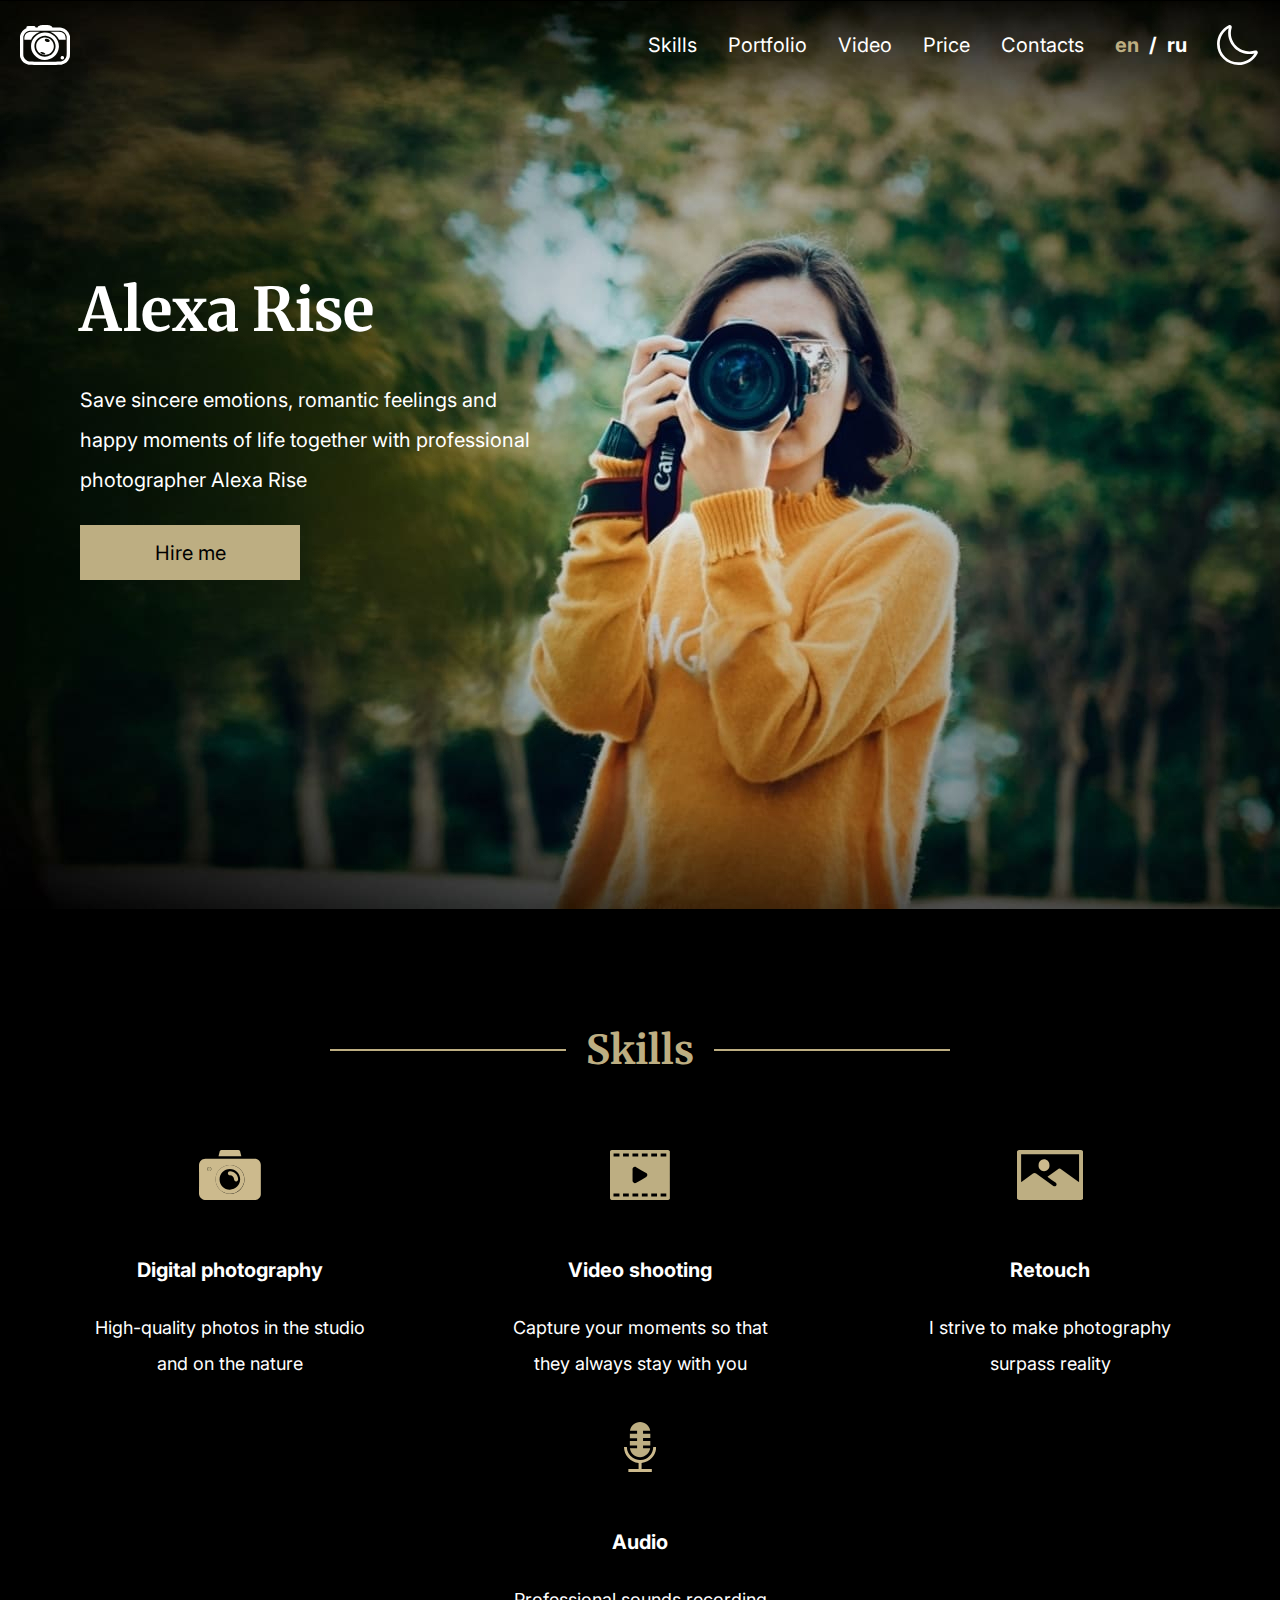
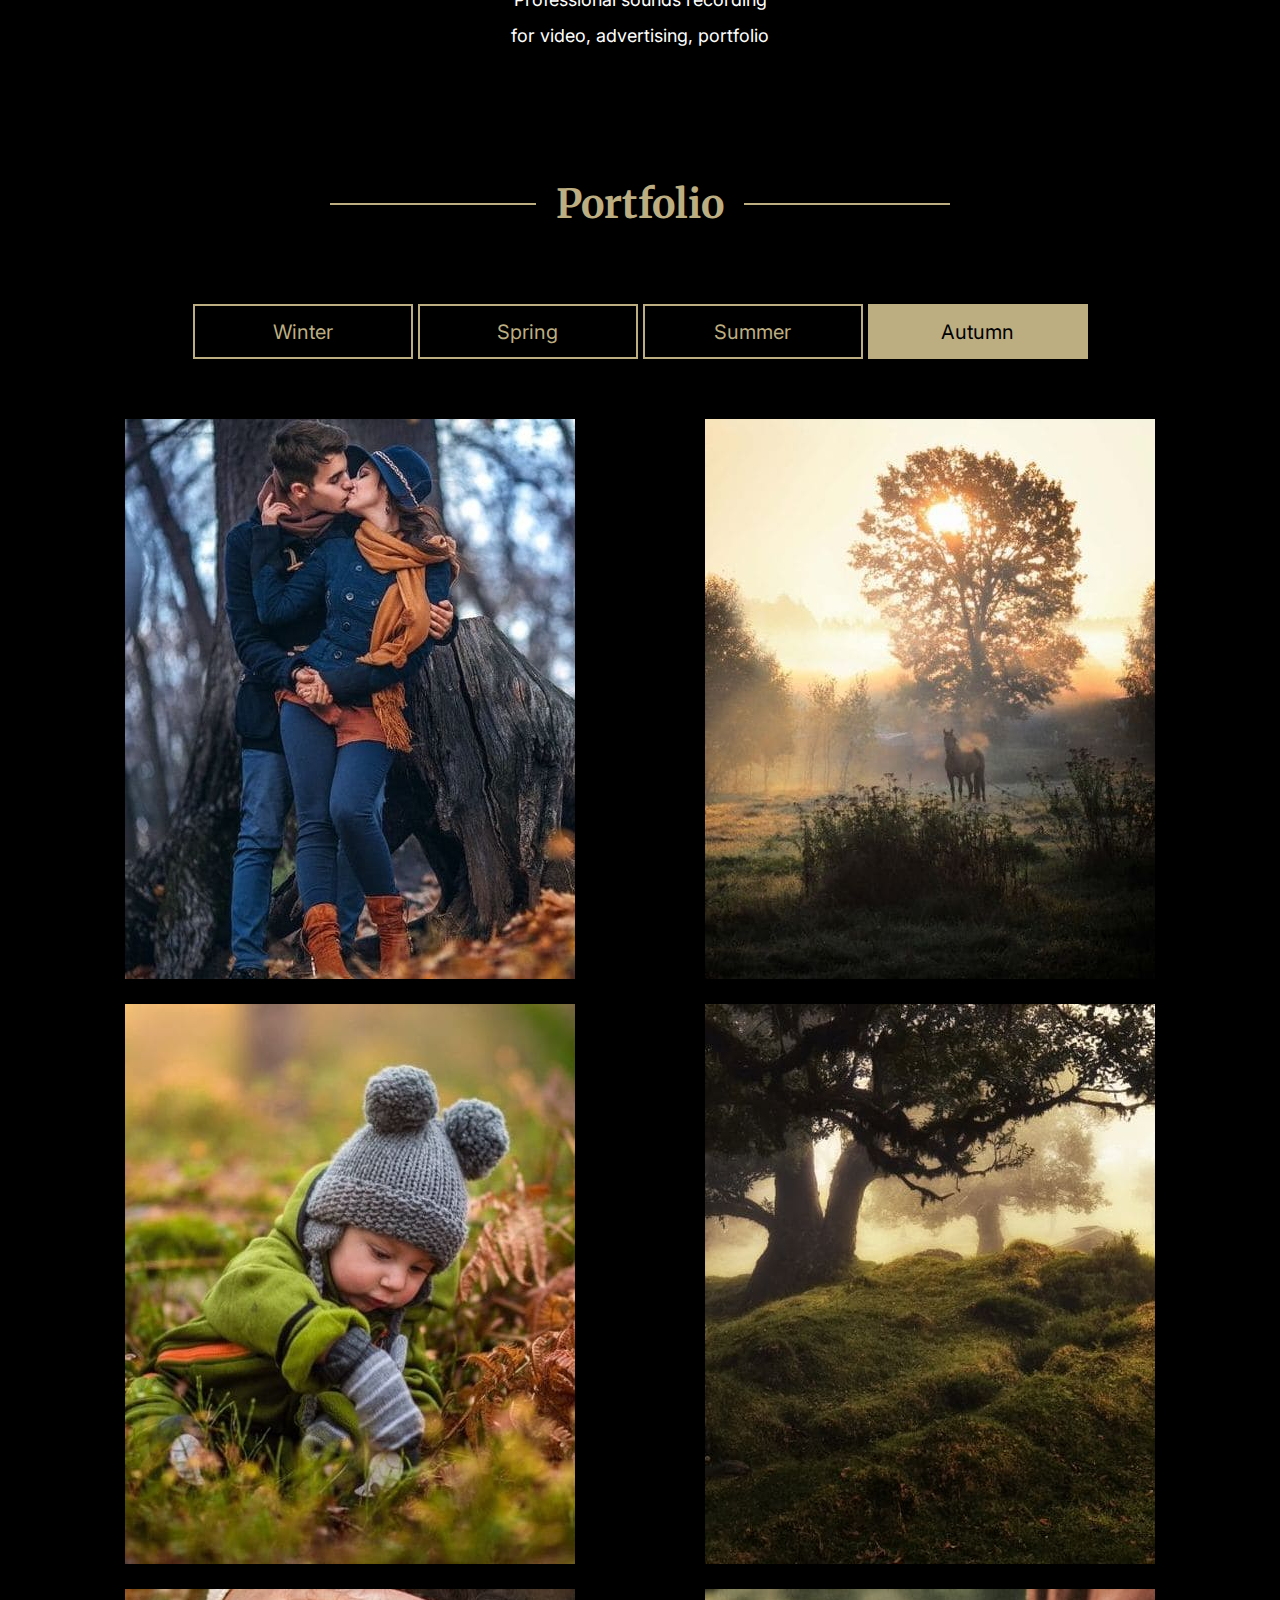
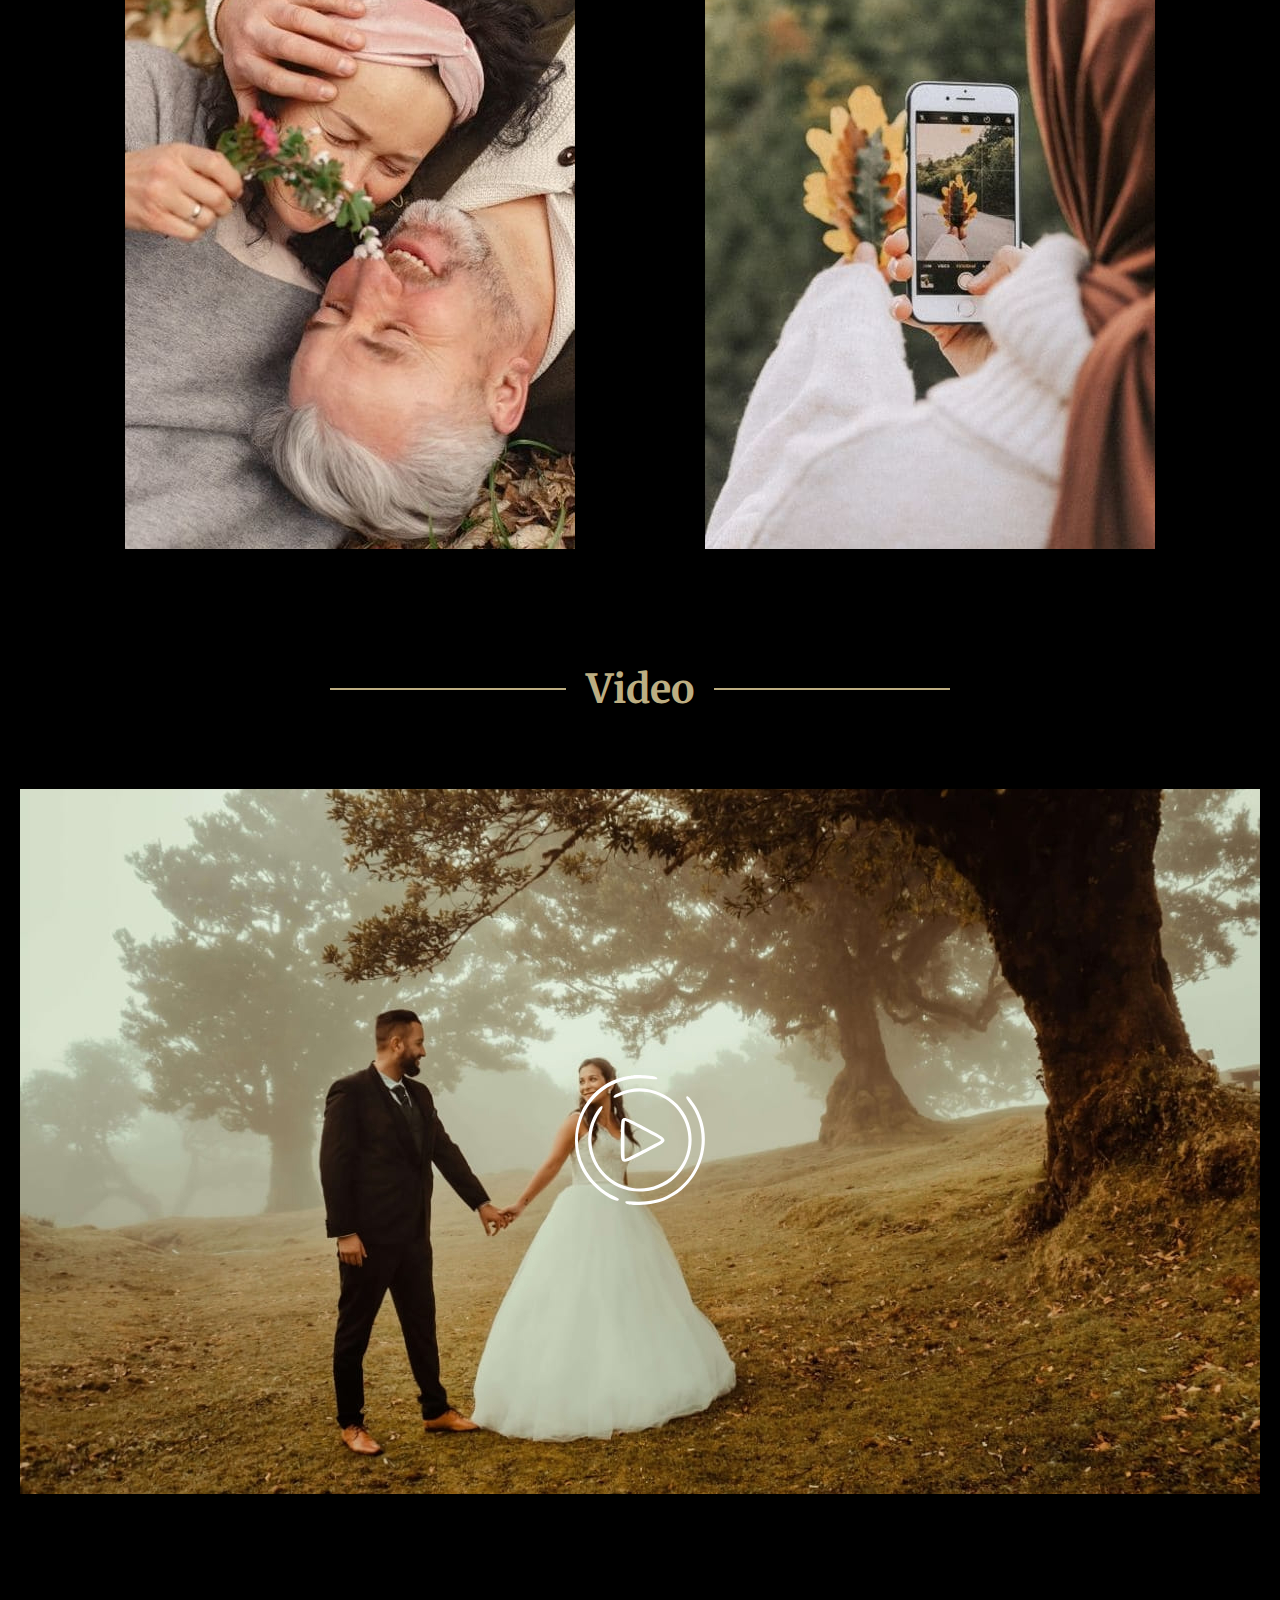
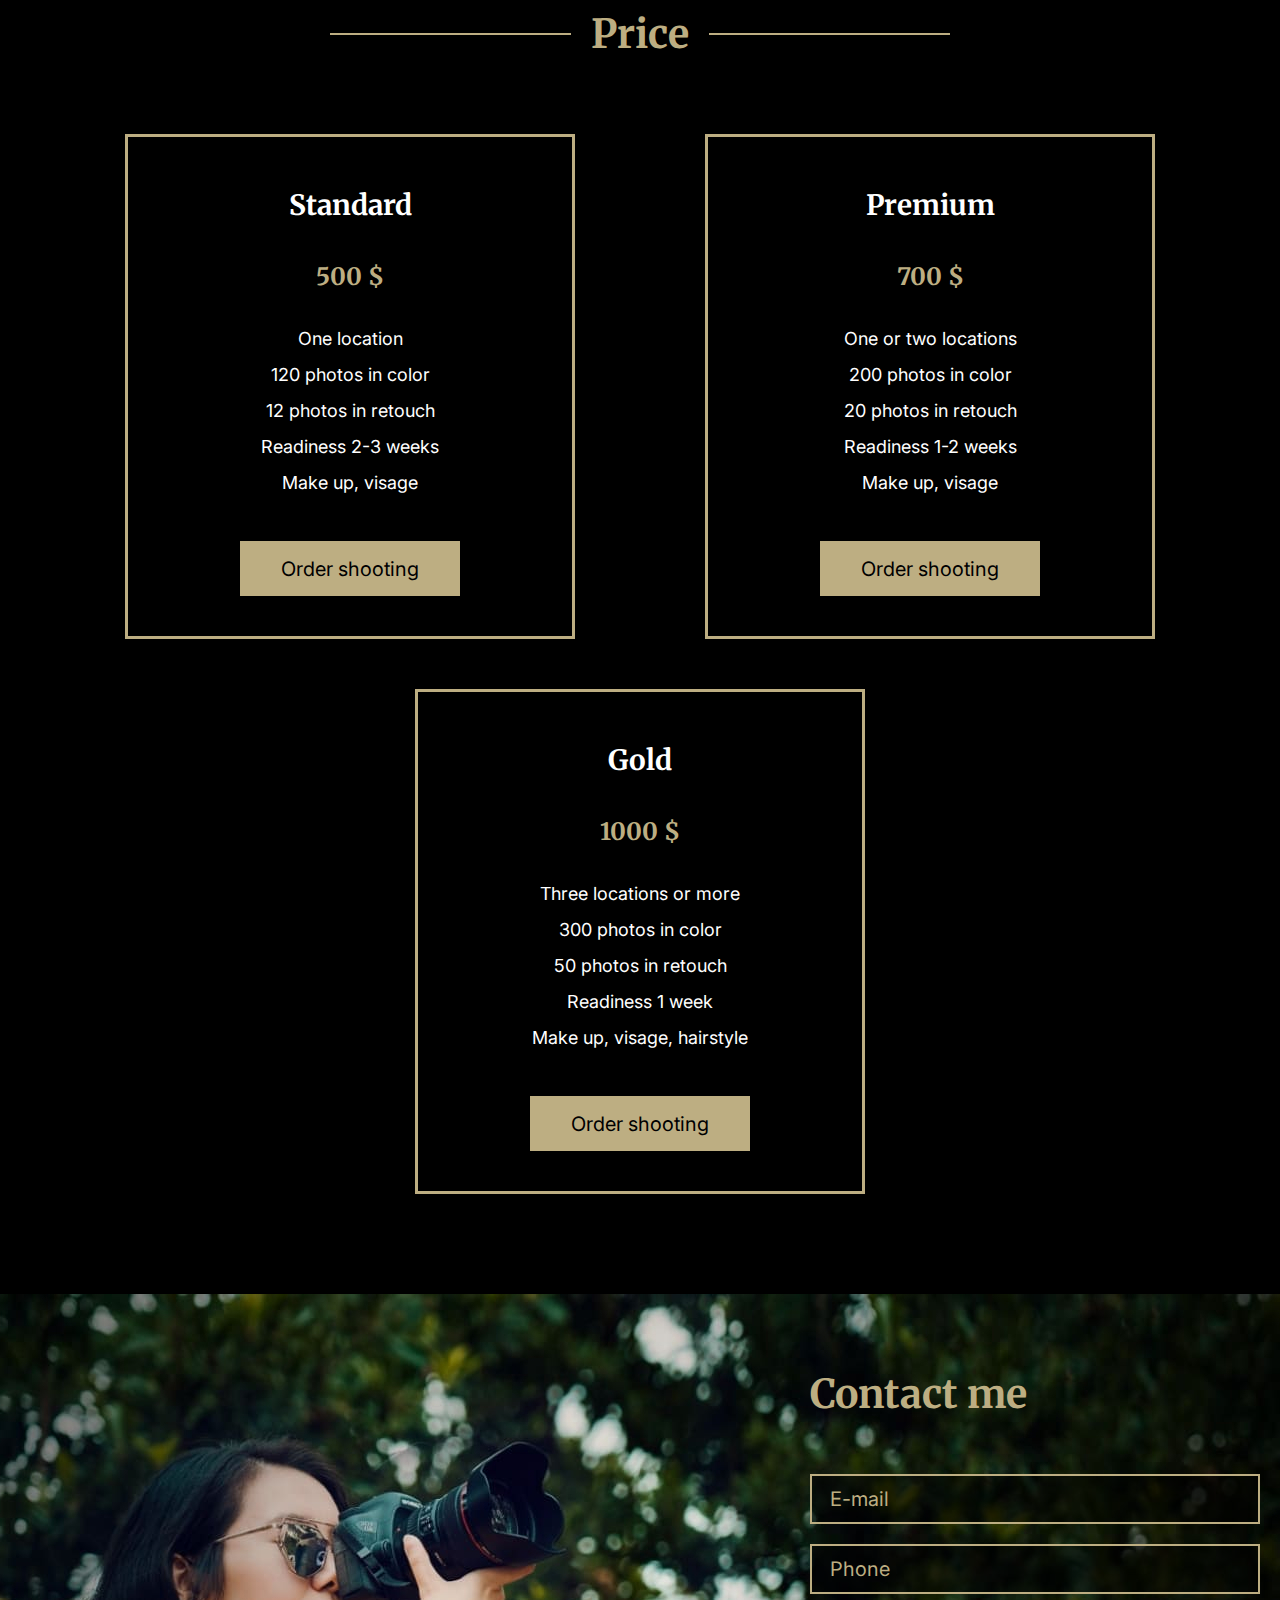
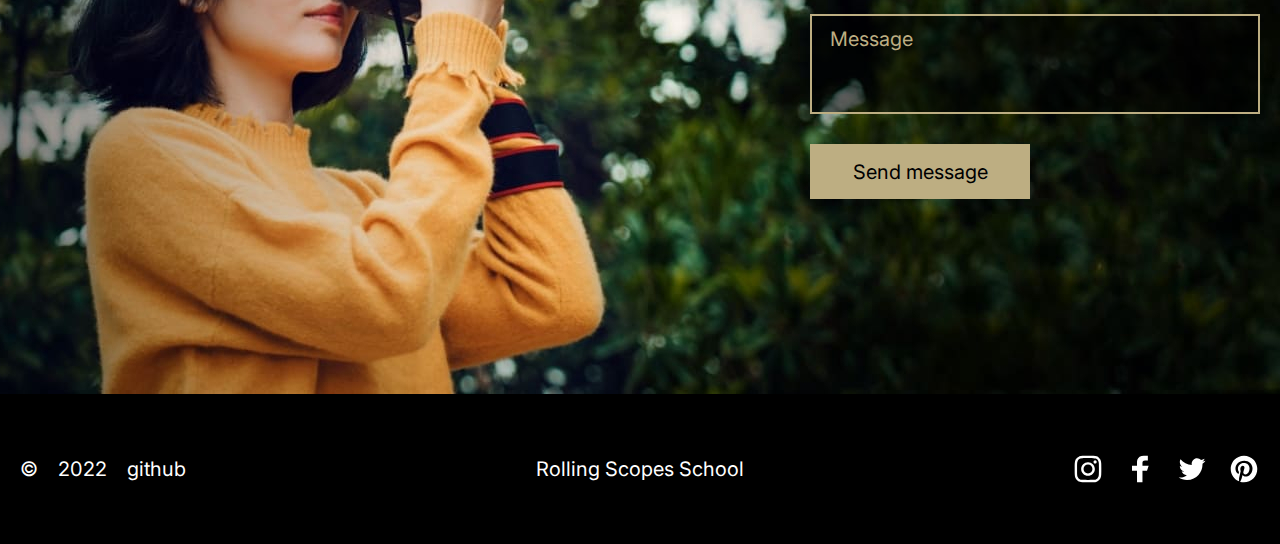
<file: portfolio/index.html>
<!DOCTYPE html>
<html lang="en">
<head>
    <meta charset="UTF-8">
    <meta http-equiv="X-UA-Compatible" content="IE=edge">
    <meta name = "viewport" content = "width = device-width, initial-scale = 1">
    <title>Portfolio</title>
    <link rel="shortcut icon" href="./assets/img/favicon.ico" type="image/x-icon">
    <link rel="stylesheet" href="style.css">
    <link href="https://fonts.googleapis.com/css2?family=Inter:wght@400;700&family=Merriweather:wght@400;700&display=swap" rel="stylesheet">
</head>
<body>
    <header class="header">
        <div class="container header-container">
            <div class="logo">
                <img src="./assets/svg/cameraLogo.svg" alt="logo">
            </div>
            <nav class="nav">
                <ul class="nav-list">
                  <li class="nav-item"><a href="#skills" class="link nav-link" data-i18="skills">Skills</a></li>
                  <li class="nav-item"><a href="#portfolio" class="link nav-link" data-i18="portfolio">Portfolio</a></li>
                  <li class="nav-item"><a href="#video" class="link nav-link" data-i18="video">Video</a></li>
                  <li class="nav-item"><a href="#price" class="link nav-link" data-i18="price">Price</a></li>
                  <li class="nav-item"><a href="#contacts" class="link nav-link" data-i18="contacts">Contacts</a></li>
                </ul>
            </nav>
            <div class="language">
                <span class="lang checked" id="en">en</span>
                <span>/</span>
                <span class="lang" id="ru">ru</span>
            </div>
            <div class="theme"></div>
            <div class="hamburger" id="hamburger">
                <span class="line line1"></span>
                <span class="line line2"></span>
                <span class="line line3"></span>
              </div>
              <div class="dark"></div>
        </div>
    </header>
    <main class="main">
        <div class="container hero-container">
            <section class="section" id="hero">
                <div class="hero-info">
                    <h1 class="hero-title" data-i18="hero-title">Alexa Rise</h1>
                    <p class="hero-text" data-i18="hero-text">Save sincere emotions, romantic feelings and happy 
                        moments of life together with professional photographer Alexa Rise
                    </p>
                    <button class="gold-btn" data-i18="hire">Hire me</button>
                </div>
            </section>
        </div>
        <div class="container main-container">
            <section class="section" id="skills">
                <div class="title-box">
                    <h2 class="section-title" data-i18="skills">Skills</h2>
                </div>
                <div class="skills-items">
                    <div class="skills-item">
                        <h4 class="skills-title" data-i18="skill-title-1">Digital photography</h4>
                        <p class="skills-text" data-i18="skill-text-1">High-quality photos in the studio and on the nature</p>
                    </div>
                    <div class="skills-item">
                        <h4 class="skills-title" data-i18="skill-title-2">Video shooting</h4>
                        <p class="skills-text" data-i18="skill-text-2">Capture your moments so that they always stay with you</p>
                    </div>
                    <div class="skills-item">
                        <h4 class="skills-title" data-i18="skill-title-3">Retouch</h4>
                        <p class="skills-text" data-i18="skill-text-3">I strive to make photography surpass reality</p>
                    </div>
                    <div class="skills-item">
                        <h4 class="skills-title" data-i18="skill-title-4">Audio</h4>
                        <p class="skills-text" data-i18="skill-text-4">Professional sounds recording for video, advertising, portfolio</p>
                    </div>
                </div>
            </section>
            <section class="section" id="portfolio">
                <div class="title-box">
                    <h2 class="section-title" data-i18="portfolio">Portfolio</h2>
                </div>
                <div class="portfolio-btns">
                    <button class="black-btn" data-i18="winter">Winter</button>
                    <button class="black-btn" data-i18="spring">Spring</button>
                    <button class="black-btn" data-i18="summer">Summer</button>
                    <button class="black-btn active" data-i18="autumn">Autumn</button>
                </div>
                <div class="portfolio-items">
                    <img class="portfolio-image" src="./assets/img/autumn/1.jpg" alt="img1">
                    <img class="portfolio-image" src="./assets/img/autumn/2.jpg" alt="img2">
                    <img class="portfolio-image" src="./assets/img/autumn/3.jpg" alt="img3">
                    <img class="portfolio-image" src="./assets/img/autumn/4.jpg" alt="img4">
                    <img class="portfolio-image" src="./assets/img/autumn/5.jpg" alt="img5">
                    <img class="portfolio-image" src="./assets/img/autumn/6.jpg" alt="img6">
                </div>
            </section>
            <section class="section" id="video">
                <div class="title-box">
                    <h2 class="section-title" data-i18="video">Video</h2>
                </div>
                <div class="video-player">
                    <button class="play"><img src="./assets/svg/play_hover.svg" alt="play"></button>
                </div>
            </section>
            <section class="section" id="price">
                <div class="title-box">
                    <h2 class="section-title" data-i18="price">Price</h2>
                </div>
                <div class="price-items">
                    <div class="price-item">
                        <h3 class="price-title">Standard</h3>
                        <h4 class="price-value">500 $</h4>
                        <div class="price-text">
                            <span data-i18="price-description-1-span-1">One location</span>
                            <span data-i18="price-description-1-span-2">120 photos in color</span>
                            <span data-i18="price-description-1-span-3">12 photos in retouch</span>
                            <span data-i18="price-description-1-span-4">Readiness 2-3 weeks</span>
                            <span data-i18="price-description-1-span-5">Make up, visage</span>
                        </div>
                        <button class="gold-btn" data-i18="order">Order shooting</button>
                    </div>
                    <div class="price-item">
                        <h3 class="price-title">Premium</h3>
                        <h4 class="price-value">700 $</h4>
                        <div class="price-text">
                            <span data-i18="price-description-2-span-1">One or two locations</span>
                            <span data-i18="price-description-2-span-2">200 photos in color</span>
                            <span data-i18="price-description-2-span-3">20 photos in retouch</span>
                            <span data-i18="price-description-2-span-4">Readiness 1-2 weeks</span>
                            <span data-i18="price-description-2-span-5">Make up, visage</span>
                        </div>
                        <button class="gold-btn" data-i18="order">Order shooting</button>
                    </div>
                    <div class="price-item">
                        <h3 class="price-title">Gold</h3>
                        <h4 class="price-value">1000 $</h4>
                        <div class="price-text">
                            <span data-i18="price-description-3-span-1">Three locations or more</span>
                            <span data-i18="price-description-3-span-2">300 photos in color</span>
                            <span data-i18="price-description-3-span-3">50 photos in retouch</span>
                            <span data-i18="price-description-3-span-4">Readiness 1 week</span>
                            <span data-i18="price-description-3-span-5">Make up, visage, hairstyle</span>
                        </div>
                        <button class="gold-btn" data-i18="order">Order shooting</button>
                    </div>
                </div>
            </section>
        </div>
        <div class="container contacts-container">
            <section class="section contacts-section" id="contacts">
                <div class="contacts-box">
                    <h2 class="contacts-title" data-i18="contact-me">Contact me</h2>
                    <input type="email" class="input" placeholder="E-mail" data-i18="email">
                    <input type="tel" class="input" placeholder="Phone" data-i18="phone">
                    <textarea  rows="2" class="input" placeholder="Message" data-i18="message"></textarea>
                    <button class="gold-btn" data-i18="send-message">Send message</button>
                </div>
            </section>
        </div>       
    </main>
    <footer class="footer">
        <div class="container footer-container">
            <div class="data">
                <span>©</span>
                <span>2022</span>
                <span><a class="link" href="https://github.com/gavrilenkoartem038">github</a></span>
            </div>
            <div class="rss"><a class="link" href="https://rs.school/js-stage0/">Rolling Scopes School</a></div>
            <ul class="social-list">
                <li><a class="social-icon" href="#"><img src="./assets/svg/inst.svg" alt="inst"></a></li>
                <li><a class="social-icon" href="#"><img src="./assets/svg/fb.svg" alt="fb"></a></li>
                <li><a class="social-icon" href="#"><img src="./assets/svg/tw.svg" alt="tw"></a></li>
                <li><a class="social-icon" href="#"><img src="./assets/svg/pinterest.svg" alt="pinterest"></a></li>
            </ul>
        </div>
    </footer>
    <script src="index.js"></script>
</body>
</html>
</file>
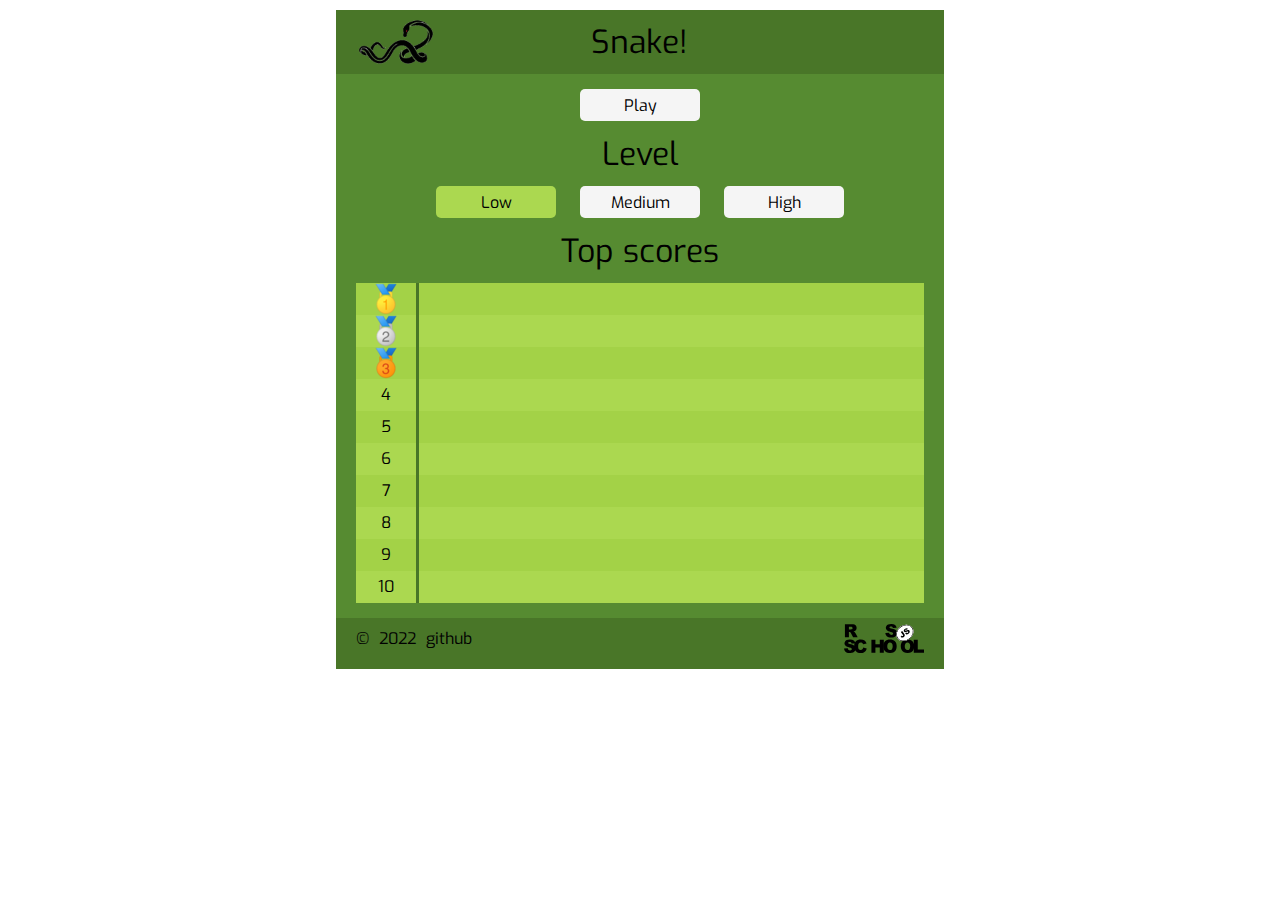
<file: snake-game/index.html>
<!DOCTYPE html>
<html lang="en">
<head>
    <meta charset="UTF-8">
    <meta http-equiv="X-UA-Compatible" content="IE=edge">
    <meta name="viewport" content="width=device-width, initial-scale=1.0">
    <title>Snake</title>
    <link rel="stylesheet" href="style.css">
    <link href="https://fonts.googleapis.com/css2?family=Exo&display=swap" rel="stylesheet">
</head>
<body>
    <canvas class="game" width="608" height="608"></canvas>
    <div class="container">
        <header>
            <img class="snake-img" src="./assets/snake.png" alt="">
            <div class="title">Snake!</div>
        </header>
        <main>
            <audio src="./assets/eat.mp3" class="audioEat"></audio>
            <audio src="./assets/end.wav" class="audioEnd"></audio>
            <audio src="./assets/click.wav" class="audioClick"></audio>
            <div class="menu-contaimer">
                <button class="play">Play</button>
                <div class="level">
                    <div class="title">Level</div>
                    <div class="btn-container">
                        <button data-points ="1" data-interval="300" class="level-btn active">Low</button>
                        <button data-points ="2" data-interval="150" class="level-btn">Medium</button>
                        <button data-points ="3" data-interval="100" class="level-btn">High</button>
                    </div>
                </div>
                <div class="title">Top scores</div>
                <div class="scores-box">
                    <div class="score">
                        <div class="position">
                            <img src="./assets/1.png" alt="icon">
                        </div>
                        <div></div>
                    </div>
                    <div class="score">
                        <div class="position">
                            <img src="./assets/2.png" alt="icon">
                        </div>
                        <div></div>
                    </div>
                    <div class="score">
                        <div class="position">
                            <img src="./assets/3.png" alt="icon">
                        </div>
                        <div></div>
                    </div>
                    <div class="score">
                        <div class="position">4</div>
                        <div></div>
                    </div>
                    <div class="score">
                        <div class="position">5</div>
                        <div></div>
                    </div>
                    <div class="score">
                        <div class="position">6</div>
                        <div></div>
                    </div>
                    <div class="score">
                        <div class="position">7</div>
                        <div></div>
                    </div>
                    <div class="score">
                        <div class="position">8</div>
                        <div></div>
                    </div>
                    <div class="score">
                        <div class="position">9</div>
                        <div></div>
                    </div>
                    <div class="score">
                        <div class="position">10</div>
                        <div></div>
                    </div>
                </div>
            </div>
        </main>
    </div>
    <footer class="footer">
        <div class="footer-container">
            <div class="data">
                <span>©</span>
                <span>2022</span>
                <span><a class="link" href="https://github.com/gavrilenkoartem038">github</a></span>
            </div>
            <div class="rss"><a class="link" href="https://rs.school/js-stage0/">
                <img src="./assets/rs.svg" alt="rss">
            </a></div>
        </div>
    </footer>
    <div class="end-game">
        <div class="title"></div>
        <button class="try-again">Try again</button>
        <button class="menu-back">Back to menu</button>
    </div>
    <script src="script.js"></script>
</body>
</html>
</file>
<file: portfolio/style.css>
* {
    box-sizing: border-box;
}

html {
    scroll-behavior: smooth; 
}

body{
    margin: 0;
    background-color: black;
    font: 20px/40px Inter, sans-serif;
    color: #FFFFFF;
    overflow-x: hidden;
}

body.lock {
    overflow: hidden;
}

.container {
    display: flex;
    flex-direction: column;
    max-width: 1440px;
    margin: 0 auto;
    padding: 0 20px;
}

.header-container {
    padding-right: 18px;
    flex-direction: row;
    justify-content: space-between;
    align-items: center;
    height: 90px;
    background: url('./assets/img/hero-bg.jpg');
    background-repeat: no-repeat;
    background-position: center 0;
}  

.section {
    display: flex;
    justify-content: center;
    flex-direction: column;
    padding-top: 100px;
}

.hero-container {
    background-image: url('./assets/img/hero-bg.jpg');
    background-position: center -90px;
    background-repeat: no-repeat;
    position: relative;
    height: 820px;
    padding: 0;
} 

.main-container, .section-title {
    transition: 0.5s;
}

.light-theme.main-container, .light-theme.section-title {
    background: #FFFFFF;
    color: #000;
    transition: ease 0.5s;
}

.nav {
    margin-left: auto;
}

.nav-list {
    display: flex;
    align-items: center;
    margin: 0;
    list-style: none;
    line-height: 50px;
}

.nav-item {
    padding-right: 31px;
}

.language {
    display: flex;
    width: 72px;
    justify-content: space-between;
    font-weight: bold;
}

.lang {
    cursor: pointer;
    transition: 0.5s;
}

.lang:hover {
    color: #bdae82;
    transition: 0.5s;
}

.lang.checked {
    color: #bdae82;
}

.theme {
    background-position: center;
    background-image: url('./assets/svg/moon.svg');
    background-repeat: no-repeat;
    margin-left: 28px;
    margin-right: 2px;
    width: 45px;
    height: 45px;
    cursor: pointer;
}

.theme.sun {
    background-image: url('./assets/svg/sun.svg');
}

.theme:hover {
    filter: invert(26%) sepia(15%) saturate(638%) hue-rotate(7deg) brightness(92%)
    contrast(87%);
    transition: 0.5s;
}

.logo img{
    display: block;
    transition: 0.5s;
}

.logo img:hover {
    filter: invert(26%) sepia(15%) saturate(638%) hue-rotate(7deg) brightness(92%)
    contrast(87%);
    transition: 0.5s;
    cursor: pointer;
}

.hero-info {
    margin: 60px 80px;
    width: 500px;
}

.hero-title {
    font: bold 60px/120px "Merriweather", serif;
    margin: 0;
}

.hero-text {
    padding: 10px 30px 25px 0;
    margin: 0;
    line-height: 40px;
}

.title-box {
    width: 50%;
    align-self: center;
    text-align: center;
    background-image: linear-gradient(to top, transparent 99px, #bdae82 99px, #bdae82 101px, transparent 101px);
    padding-bottom: 60px;
}

.title-box.light-theme {
    background-image: linear-gradient(to top, transparent 99px, #000 99px, #000 101px, transparent 101px);
}

.section-title {
    display: inline-block;
    margin: 0 auto;
    padding: 0 20px;
    font: bold 40px/80px "Merriweather", serif;
    background-color: black;
    color: #BDAE82;
}

.skills-items {
    display: flex;
    justify-content: space-evenly;
    flex-wrap: wrap;
    padding-bottom: 10px;
    gap: 40px;
}

.skills-item {
    flex-basis: 320px;
    text-align: center;
    background-position: center top;
}
  
.skills-item:nth-child(1) {
    background-image: url('./assets/svg/camera.svg');
    background-size: 62px 50px;
    background-repeat: no-repeat;
}

.skills-item:nth-child(2) {
    background-image: url('./assets/svg/video.svg');
    background-size: 60px 50px;
    background-repeat: no-repeat;
}

.skills-item:nth-child(3) {
    background-image: url('./assets/svg/image.svg');
    background-size: 66px 50px;
    background-repeat: no-repeat;
}

.skills-item:nth-child(4) {
    background-image: url('./assets/svg/mic.svg');
    background-size: 32px 50px;
    background-repeat: no-repeat;
}

.skills-title {
    margin: 0 auto;
    padding: 100px 0 20px 0;
}

.skills-text {
    margin: 0 auto;
    padding: 0 20px;
    text-align: center;
    font-size: 18px;
    line-height: 36px;
}

.gold-btn {
    position: relative;
    width: 220px;
    height: 55px;
    border: 0;
    font: inherit;
    background-color: #bdae82;
    overflow: hidden;
}

.gold-btn:hover, .black-btn:hover {
    color: #FFFFFF;
    transition: 0.5s;
    cursor: pointer;
}

.portfolio-btns {
    display: flex;
    justify-content: center;
    flex-wrap: wrap;
    gap: 5px;
    padding-bottom: 60px;
}

.black-btn {
    position: relative;
    width: 220px;
    height: 55px;
    border: 2px solid #BDAE82;
    font: inherit;
    color: #BDAE82;
    background-color: transparent;
    transition: all 0.5s;
    overflow: hidden;
}

.black-btn .circle, .gold-btn .circle {
    position: absolute;
    background-color: #fff;
    width: 100px;
    height: 100px;
    border-radius: 50%;
    transform: translate(-50%, -50%);
    animation: scale 0.5s ease-out;
}

.black-btn::before, .gold-btn::before {
    content: '';
    position: absolute;
    right: 250px;
    top: 0px;
    width: 10px;
    height: 60px;
    transform: skewX(-45deg);
    background: linear-gradient(90deg, rgba(255, 255, 255, .1), rgba(255, 255, 255, .5));;
    transition: 0.5s ease;
}

.black-btn:hover:before, .gold-btn:hover:before {
  right: -50px;
}

.black-btn.active {
    color: #000;
    background-color: #bdae82;
}

.light-theme .black-btn.active {
    color: #fff;
}

.light-theme .black-btn {
    color: #000;
}

.light-theme .black-btn:hover {
    color: #fff;
    background: #bdae82;
}

.portfolio-items {
    display: flex;
    flex-wrap: wrap;
    justify-content: space-evenly;
    gap: 25px;
}

.portfolio-image {
    max-width: 100%;
}

.slowChanges {
    animation: fade 1000ms linear 1;
}

.video-player {
    display: flex;
    justify-content: center;
    align-items: center;
    height: 705px;
    background-image: url('./assets/img/video-bg.jpg');
    background-position: 0 -25px;
}

.play {
    padding: 0;
    border: none;
    background-color: transparent;
}

.play:hover {
    filter: invert(26%) sepia(15%) saturate(638%) hue-rotate(7deg) brightness(92%)
    contrast(87%);
    transition: 0.5s;
    cursor: pointer;
}

.price-items{
    display: flex;
    justify-content: space-evenly;
    flex-wrap: wrap;
    column-gap: 25px;
    row-gap: 50px;
    padding-bottom: 100px;
}

.price-item {
    width: 450px;
    border: 3px solid #BDAE82;
    text-align: center;
    padding: 40px 0;
}

.price-title {
    font: bold 28px/56px "Merriweather", serif;
    margin: 0;
    
}
.price-value {
    margin: 0;
    padding: 20px 0;
    font: bold 24px/48px "Merriweather", serif;
    color: #BDAE82;
}

.price-text {
    padding-bottom: 40px;
}

.price-text span {
    display: block;
    font-size: 18px;
    line-height: 36px;
}

.contacts-container {
    height: 700px;
    background-image: url('./assets/img/contacts-bg.jpg');
    background-size: auto 700px;
    background-position: center center;
}

.contacts-section {
    padding-top: 60px;
    align-self: flex-end;
}

.contacts-box {
    display: flex;
    flex-direction: column;
    width: 450px;
}

.contacts-title {
    display: inline-block;
    background-color: transparent;
    padding: 0;
    padding-bottom: 40px;
    margin: 0;
    font: bold 40px/80px "Merriweather", serif;
    color: #BDAE82;
}

.input {
    box-sizing: border-box;
    padding: 3px 0 3px 18px;
    border: 2px solid #BDAE82;
    font: inherit;
    color: #BDAE82;
    background: rgba(0, 0, 0, 0.5);
    margin-bottom: 20px;
}

textarea.input{
    resize: none;
    padding-bottom: 13px;
    margin-bottom: 30px;
}

::placeholder {
    color: #BDAE82;   
}

.footer-container {
    padding: 50px 20px;
    flex-direction: row;
    align-items: center;
    line-height: 50px;
}

.data, .social-list, .rss{
    width: 33.33%;
    display: flex;
    gap: 20px;
    text-decoration: none;
}

.social-list {
    justify-content: flex-end;
    list-style: none;
    margin: 0;
}

.rss {
    justify-content: center;
}

.social-list a {
    display: flex;
}

.social-icon:hover {
    filter: invert(26%) sepia(15%) saturate(638%) hue-rotate(7deg) brightness(92%)
    contrast(87%);
    transition: 0.5s;
    cursor: pointer;
}

.link {
    text-decoration: none;
    color: #FFFFFF;
}

.link:hover {
    color: #BDAE82;
    transition: 0.5s;
}

@media(max-width: 768px) {

    .header-container {
        padding-right: 64px;
        padding-left: 60px;
        background-size: auto 620px;
        background-position:-5px -30px;
    }
    
    .hero-container{
        padding-left: 60px;
        height: 500px;
        background-size: auto 620px;
        background-position:-5px -120px;
    }

    .section {
        padding-top: 80px;
    }

    .hero-container .section{
        padding-top: 78px;
    }

    .section-title {
        font-size: 32px;
        line-height: 80px;
    }

    .hamburger {
        z-index: 5;
        display: flex;
        flex-direction: column;
        justify-content: center;
        width: 50px;
        height: 50px;
        cursor: pointer;
    }

    .hamburger:hover .line{
        background-color: #bdae82;
        transition: all 0.5S;
    }

    .hamburger.open .line:nth-child(2) {
        opacity: 0;
    }

    .hamburger.open .line:first-child {
        transform: translateY(13px) rotate(45deg) scaleX(1.2);
        height: 2px;
    }    

    .hamburger.open .line:last-child {
        transform: translateY(-13px) rotate(-45deg) scaleX(1.2);
        height: 2px;
    }    

    .hamburger.open .line.light-theme {
        background-color: #000;    
    }

    .hamburger.open:hover .line.light-theme {
        background-color: #bdae82;    
    }

    .nav {
        position: fixed;
        top: 0;
        right: -100%;
        width: 620px;
        height: 100%;
        background-color: black;
        z-index: 4;
        transition: right 0.6s ease 0s;
    }

    .nav.open {
        right: 0;
        overflow: scroll;
    }

    .nav-list {
        flex-direction: column;
        align-items: flex-start;
        padding-left: 127px;
        padding-top: 134px;
        font-size: 35px;
        line-height: 73px;
        gap: 16px;
    }

    .line {
        height: 3px;
        width: 50px;
        background: #FFFFFF;
        z-index: 15;
        margin: 5px 0;
        transition: all 0.6s ease 0s;;
    }

    .language{
        margin-left: auto;
    }

    .dark {
        display: block;
        position: fixed;
        top: 0;
        left: 0;
        z-index: 3;
        width: 100%;
        height: 100%;
        background-color: rgba(0, 0, 0, 0.5);
        visibility: hidden;
        opacity: 0;
    }

    .nav.open ~ .dark {
        visibility: visible;
        opacity: 1;
        transition: all 0.5s;
    }    

    .theme {
        margin-right: 30px;
    }

    .nav.light-theme {
        background: #fff;
    }

    .light-theme .nav-link {
        color: #000;
    }

    .dark {
        display: block;
        position: fixed;
        top: 0;
        left: 0;
        z-index: 3;
        width: 100%;
        height: 100%;
        background-color: rgba(0, 0, 0, 0.5);
        visibility: hidden;
        opacity: 0;
    }

    .nav.open ~ .dark {
        visibility: visible;
        opacity: 1;
        transition: all 0.5s;
    }    

    .hero-info {
        width: 420px;
        margin: 0;
    }

    .hero-title {
        font: normal 32px/64px "Merriweather", serif;
    }

    .hero-text{
        line-height: 1.21em;
        padding: 0;
        padding-top: 20px;
        padding-bottom: 60px;
    }

    .title-box {
        padding-bottom: 50px;
        background-image: linear-gradient(to top, transparent 89px, #bdae82 89px, #bdae82 91px, transparent 91px);
    }

    .title-box.light-theme {
        background-image: linear-gradient(to top, transparent 89px, #000 89px, #000 91px, transparent 91px);
    }

    #skills .title-box {
        padding-bottom: 45px;
        background-image: linear-gradient(to top, transparent 84px, #bdae82 84px, #bdae82 86px, transparent 86px);
    }

    #skills .title-box.light-theme {
        background-image: linear-gradient(to top, transparent 84px, #000 84px, #000 86px, transparent 86px);
    }

    .skills-items {
        column-gap: 0;
        row-gap: 76px;
        padding-bottom: 80px;
    }

    .skills-item:nth-child(2n)  {
        position: relative;
        right: 5px;
    }

    .skills-title {
        padding-top: 80px;
    }

    .skills-text {
        font-size: 18px;
        line-height: 22px;
    }

    .portfolio-btns {
        width: 90%;
        margin: 0 auto;
    }

    .video-player {
        height: 418px;
        margin: 0 -20px;
        background-size: auto 438px;
        background-position: 0 -9px;
    }

    .play img{
        width: 64.62px;
        height: 64.69px;
    }

    .price-item {
        width: 420px;
    }

    .price-items {
        padding-bottom: 80px;
    }

    .contacts-container {
        height: 600px;
        background-size: auto 600px;
    }

    .contacts-section {
        align-self: center;
        align-items: center;
        padding-top: 60px;
    }

    .contacts-box .gold-btn {
        align-self: center;
    }

    .contacts-title {
        margin: 0 auto;
        font-size: 32px;
        line-height: 64px;
    }

    .footer-container {
        flex-direction: column ;
        padding: 0;
        padding-top: 20px;
        padding-bottom: 40px;
        line-height: 40px;
    }

    .data, .social-list, .rss {
        padding: 0;
        justify-content: center;
        width: auto;
    }

    .social-list {
        padding-top: 20px;
    }
}

@media(max-width: 620px) { 
    .nav {
        width: 100%;
    }
}

@media(max-width: 680px) { 
    .skills-item:nth-child(2n)  {
        right: 0;
    }
}

@media(max-width: 820px) { 
    .nav-item {
        padding-right: 20px;
    }
}

@media(max-width: 480px) { 
    .header-container {
        padding: 0 20px;
    }

    .hero-container {
        padding-left: 20px;
    }

    .hero-info {
        width: auto;
    }

    .contacts-box, .title-box {
        width: auto;    
    }

    .nav-list {
        padding-left: 70px;
        padding-top: 70px;
        font-size: 24px;
        line-height: 48px;
        gap: 16px;
    }
}

@keyframes fade {
    0% { opacity: 1 }
    50% { opacity: 0 }
    100% { opacity: 1 }
}

@keyframes scale {
    to {
      transform: translate(-50%, -50%) scale(3);
      opacity: 0;
    }
  }
</file>
<file: snake-game/style.css>
body {
    margin-top: 10px;
    font: 16px/32px 'Exo';
}

header {
    padding-left: 20px;
    background-color: #497628;
    display: flex;
    align-items: center;
    gap: 155px;
}

main {
    padding-top: 15px;
}

.game {
    position: absolute;
    top: 10px;
    left: 0;
    right: 0;
    margin: 0 auto;
    display: block;
    transition: 0.5s;
    visibility: hidden;
    opacity: 0;
}

.game.active {
    visibility: visible ;
    opacity: 1;
}

.container {
    margin: 0 auto;
    width: 608px;
    height: 608px;
    text-align: center;
    background-color: #568b31;
    transition: 0.5s;
}

.container.hidden {
    visibility: visible;
    opacity: 0;
}

.snake-img {
    height: 50px;
}

.title {
    font: 32px/64px 'Exo';
}

.scores-box {
    margin: 0 20px;
}

.score {
    display: flex;
    height: 32px;
    gap: 10px;
}

.score:nth-child(2n) {
   background-color: #abd850; 
}

.score:nth-child(2n+1) {
   background-color: #a3d247; 
}

.position {
    width: 60px;
    border-right: 3px solid #497628;
}

.footer-container {
    display: flex;
    justify-content: space-between;
    width: 568px;
    margin: 0 auto;
    padding: 5px 20px;
    background-color: #497628;
}

.rss {
    width: 80px;
}

.data {
    display: flex;
    gap: 10px;
}

.link {
    text-decoration: none;
    color: black;
}

.link:hover {
    color: white;
    transition: 0.5s;
}

.end-game {
    position: absolute;
    top: 250px;
    left: 0;
    right: 0;
    margin: 0 auto;
    padding: 30px 0;
    width: 578px;
    border-radius: 20px;
    text-align: center;
    background-color: rgba(0, 50, 0, 0.5);
    opacity: 0;
    visibility: hidden;
    transition: 0.5s;
}

.end-game.active {
    visibility: visible ;
    opacity: 1;
}

button {
    background-color: whitesmoke;
    border: none;
    margin: 0 10px;
    width: 120px;
    height: 32px;
    border-radius: 5px;
    font: 16px/32px 'Exo';
    transition: 0.5s;
    cursor: pointer;
}

button:hover {
    background-color: #abd850;
}

.level-btn.active {
    background-color: #abd850;
}
</file>
